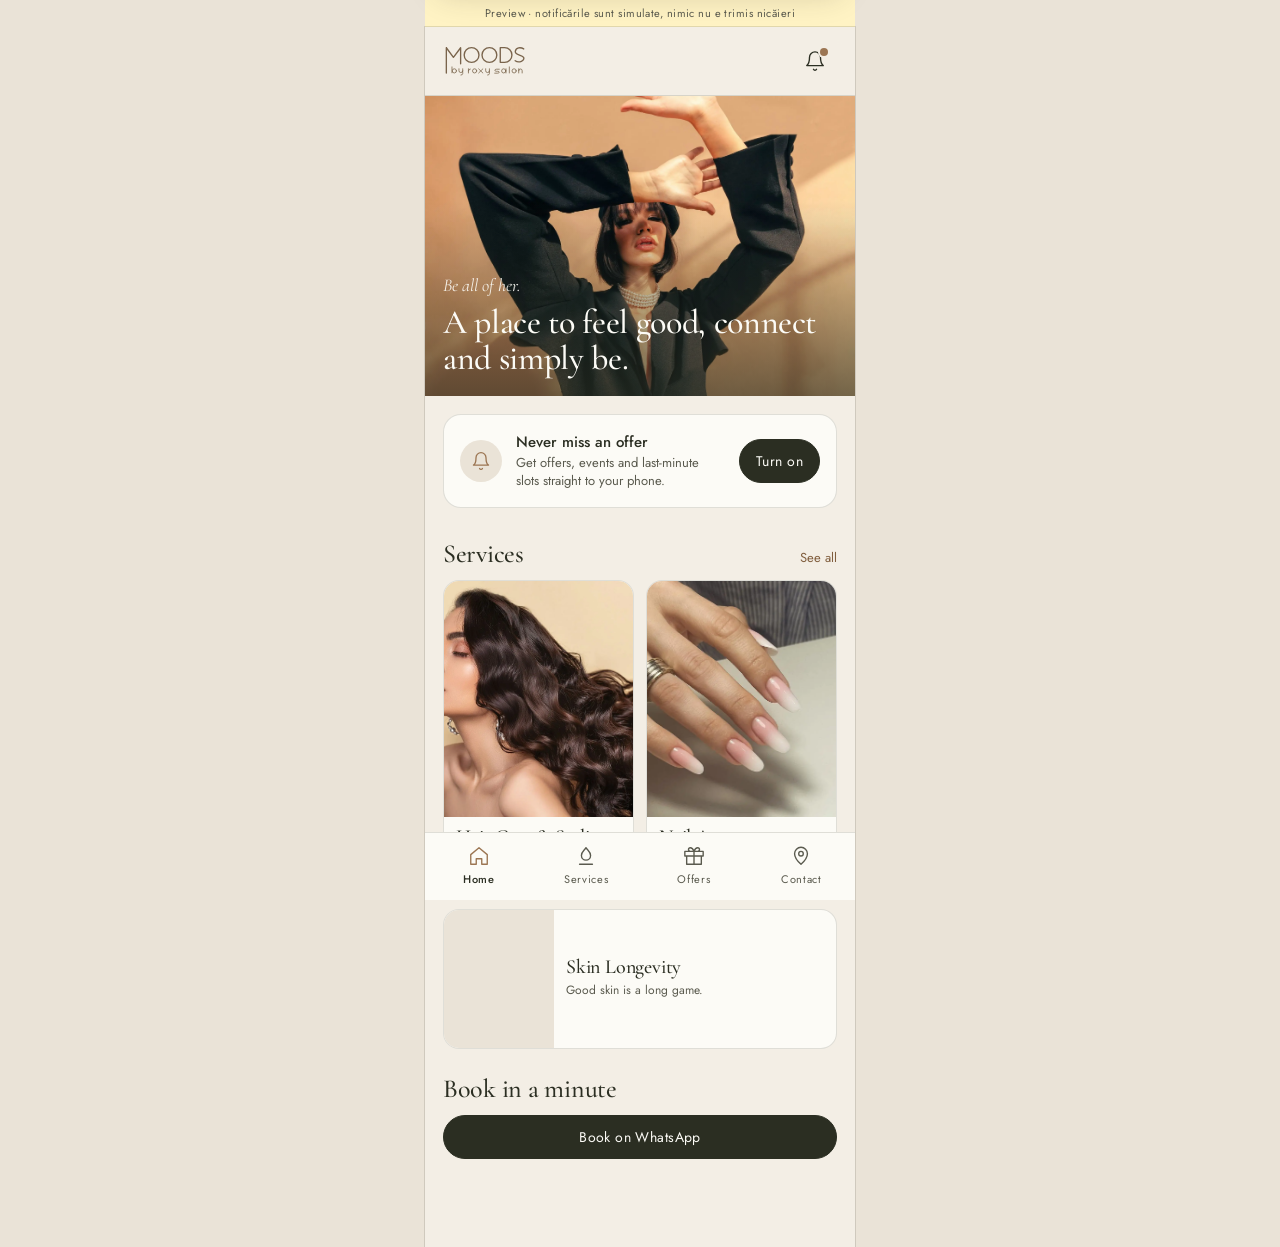
<file: index.html>
<!doctype html>
<html lang="en">
<head>
<meta charset="utf-8">
<meta http-equiv="Content-Security-Policy" content="default-src 'self'; script-src 'self'; style-src 'self'; img-src 'self' data:; font-src 'self'; connect-src 'self'; manifest-src 'self'; worker-src 'self'; object-src 'none'; base-uri 'self'; form-action 'none'">
<meta name="viewport" content="width=device-width, initial-scale=1, viewport-fit=cover">
<title>MOODS by Roxy — App (preview)</title>
<meta name="description" content="MOODS by Roxy Salon: hair care & styling, nail art and skin longevity. Offers, events and booking on WhatsApp.">
<meta name="theme-color" content="#F3EEE5">
<link rel="manifest" href="manifest.webmanifest">
<link rel="icon" href="logo/moods-icon.svg" type="image/svg+xml">
<link rel="apple-touch-icon" href="apple-touch-icon.png">
<meta name="mobile-web-app-capable" content="yes">
<meta name="apple-mobile-web-app-capable" content="yes">
<meta name="apple-mobile-web-app-title" content="MOODS">
<link rel="stylesheet" href="fonts.css">
<link rel="stylesheet" href="app.css">
</head>
<body>
<div class="preview-note">Preview · notificările sunt simulate, nimic nu e trimis nicăieri</div>
<div class="app">
  <!-- Notificare demonstrativă (simulează un push) -->
  <div class="push" id="push" role="status" aria-live="polite" hidden>
    <img src="icon-192.png" alt="" width="36" height="36">
    <div><b>MOODS by Roxy</b><span id="push-text"></span></div>
    <small>now</small>
  </div>

  <header class="topbar">
    <img class="logo" src="logo/moods-logo-brown-transparent.svg" alt="MOODS by Roxy Salon" width="815" height="325">
    <button class="bell" id="bell" aria-label="Notifications">
      <svg viewBox="0 0 24 24" width="22" height="22" fill="none" stroke="currentColor" stroke-width="1.5" stroke-linecap="round" stroke-linejoin="round"><path d="M6 8a6 6 0 1 1 12 0c0 7 3 9 3 9H3s3-2 3-9"/><path d="M10.3 21a1.9 1.9 0 0 0 3.4 0"/></svg>
      <i class="dot" id="bell-dot"></i>
    </button>
  </header>

  <main id="view" tabindex="-1"></main>

  <nav class="tabbar" aria-label="Main">
    <a href="#home" data-tab="home"><svg viewBox="0 0 24 24"><path d="M3 10.5 12 3l9 7.5V21h-6v-6H9v6H3z"/></svg><span>Home</span></a>
    <a href="#services" data-tab="services"><svg viewBox="0 0 24 24"><path d="M12 3c2 3 5 4.5 5 8.5a5 5 0 0 1-10 0C7 7.5 10 6 12 3z"/><path d="M5 21h14"/></svg><span>Services</span></a>
    <a href="#offers" data-tab="offers"><svg viewBox="0 0 24 24"><path d="M20 12v9H4v-9M2 7h20v5H2zM12 21V7M12 7S10.5 3 8 3a2 2 0 0 0 0 4h4zm0 0s1.5-4 4-4a2 2 0 0 1 0 4h-4z"/></svg><span>Offers</span></a>
    <a href="#contact" data-tab="contact"><svg viewBox="0 0 24 24"><path d="M12 21s-7-6.2-7-11.5a7 7 0 0 1 14 0C19 14.8 12 21 12 21z"/><circle cx="12" cy="9.5" r="2.5"/></svg><span>Contact</span></a>
  </nav>
</div>


<script src="data.js"></script>
<script src="app.js"></script>
</body>
</html>
</file>
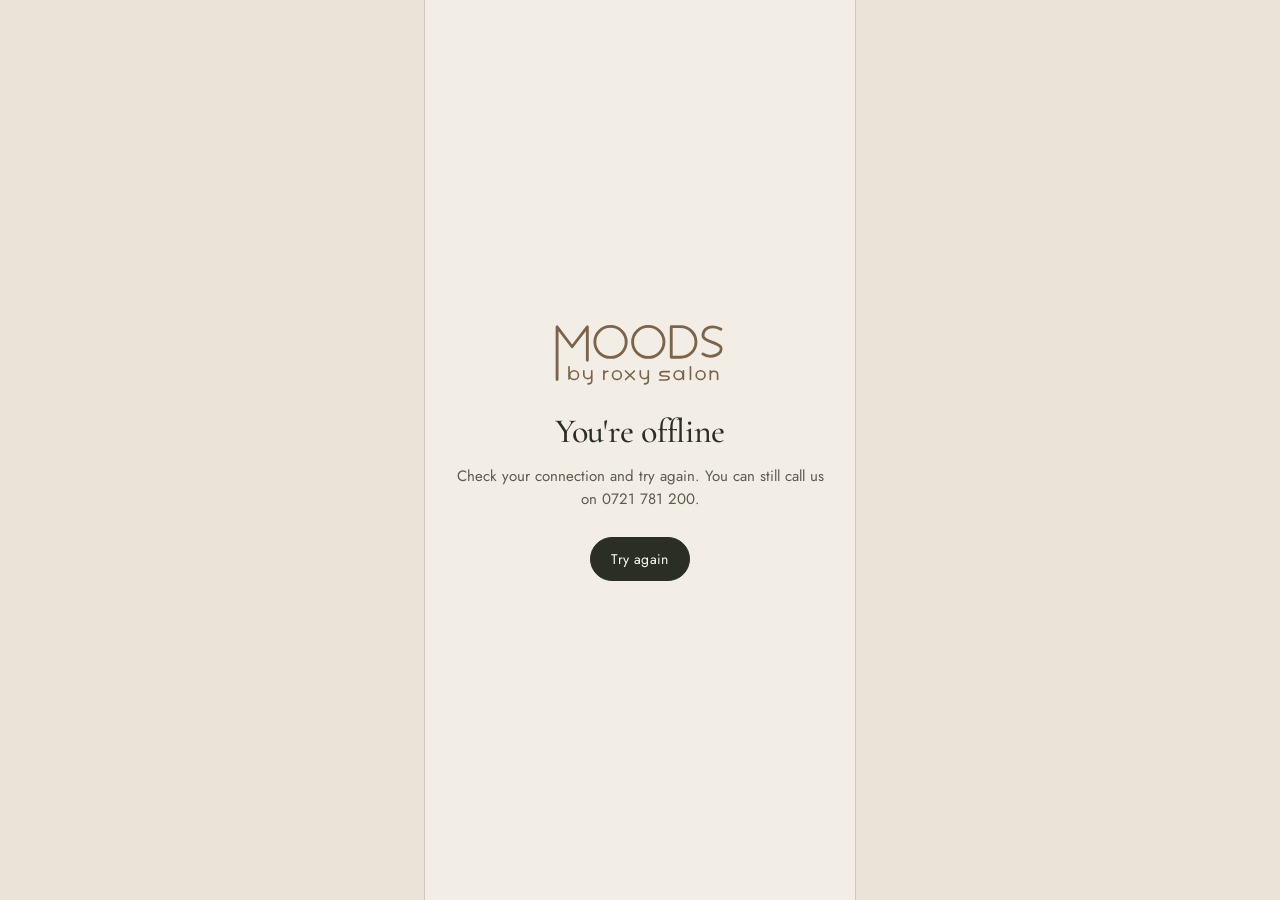
<file: offline.html>
<!doctype html>
<html lang="en">
<head>
<meta charset="utf-8">
<meta http-equiv="Content-Security-Policy" content="default-src 'self'; style-src 'self'; img-src 'self'; font-src 'self'; script-src 'none'; object-src 'none'; base-uri 'self'">
<meta name="viewport" content="width=device-width, initial-scale=1, viewport-fit=cover">
<title>MOODS by Roxy — offline</title>
<meta name="theme-color" content="#F3EEE5">
<link rel="stylesheet" href="fonts.css">
<link rel="stylesheet" href="app.css">
</head>
<body>
<main class="app offline-page">
  <img class="logo" src="logo/moods-logo-brown-transparent.svg" alt="MOODS by Roxy Salon" width="815" height="325">
  <h1>You're offline</h1>
  <p class="muted">Check your connection and try again. You can still call us on 0721 781 200.</p>
  <a class="btn btn-dark" href="./">Try again</a>
</main>
</body>
</html>
</file>
<file: fonts.css>
/* Fonturi găzduite local (Cormorant Garamond, Jost — SIL Open Font License), subseturi latin + latin-ext. */
/* latin-ext */
@font-face {
  font-family: 'Cormorant Garamond';
  font-style: italic;
  font-weight: 400;
  font-display: swap;
  src: url(fonts/cormorant-garamond-italic-latin-ext.woff2) format('woff2');
  unicode-range: U+0100-02BA, U+02BD-02C5, U+02C7-02CC, U+02CE-02D7, U+02DD-02FF, U+0304, U+0308, U+0329, U+1D00-1DBF, U+1E00-1E9F, U+1EF2-1EFF, U+2020, U+20A0-20AB, U+20AD-20C4, U+2113, U+2C60-2C7F, U+A720-A7FF;
}
/* latin */
@font-face {
  font-family: 'Cormorant Garamond';
  font-style: italic;
  font-weight: 400;
  font-display: swap;
  src: url(fonts/cormorant-garamond-italic-latin.woff2) format('woff2');
  unicode-range: U+0000-00FF, U+0131, U+0152-0153, U+02BB-02BC, U+02C6, U+02DA, U+02DC, U+0304, U+0308, U+0329, U+2000-206F, U+20AC, U+2122, U+2191, U+2193, U+2212, U+2215, U+FEFF, U+FFFD;
}
/* latin-ext */
@font-face {
  font-family: 'Cormorant Garamond';
  font-style: normal;
  font-weight: 400;
  font-display: swap;
  src: url(fonts/cormorant-garamond-normal-latin-ext.woff2) format('woff2');
  unicode-range: U+0100-02BA, U+02BD-02C5, U+02C7-02CC, U+02CE-02D7, U+02DD-02FF, U+0304, U+0308, U+0329, U+1D00-1DBF, U+1E00-1E9F, U+1EF2-1EFF, U+2020, U+20A0-20AB, U+20AD-20C4, U+2113, U+2C60-2C7F, U+A720-A7FF;
}
/* latin */
@font-face {
  font-family: 'Cormorant Garamond';
  font-style: normal;
  font-weight: 400;
  font-display: swap;
  src: url(fonts/cormorant-garamond-normal-latin.woff2) format('woff2');
  unicode-range: U+0000-00FF, U+0131, U+0152-0153, U+02BB-02BC, U+02C6, U+02DA, U+02DC, U+0304, U+0308, U+0329, U+2000-206F, U+20AC, U+2122, U+2191, U+2193, U+2212, U+2215, U+FEFF, U+FFFD;
}
/* latin-ext */
@font-face {
  font-family: 'Cormorant Garamond';
  font-style: normal;
  font-weight: 500;
  font-display: swap;
  src: url(fonts/cormorant-garamond-normal-latin-ext.woff2) format('woff2');
  unicode-range: U+0100-02BA, U+02BD-02C5, U+02C7-02CC, U+02CE-02D7, U+02DD-02FF, U+0304, U+0308, U+0329, U+1D00-1DBF, U+1E00-1E9F, U+1EF2-1EFF, U+2020, U+20A0-20AB, U+20AD-20C4, U+2113, U+2C60-2C7F, U+A720-A7FF;
}
/* latin */
@font-face {
  font-family: 'Cormorant Garamond';
  font-style: normal;
  font-weight: 500;
  font-display: swap;
  src: url(fonts/cormorant-garamond-normal-latin.woff2) format('woff2');
  unicode-range: U+0000-00FF, U+0131, U+0152-0153, U+02BB-02BC, U+02C6, U+02DA, U+02DC, U+0304, U+0308, U+0329, U+2000-206F, U+20AC, U+2122, U+2191, U+2193, U+2212, U+2215, U+FEFF, U+FFFD;
}
/* latin-ext */
@font-face {
  font-family: 'Cormorant Garamond';
  font-style: normal;
  font-weight: 600;
  font-display: swap;
  src: url(fonts/cormorant-garamond-normal-latin-ext.woff2) format('woff2');
  unicode-range: U+0100-02BA, U+02BD-02C5, U+02C7-02CC, U+02CE-02D7, U+02DD-02FF, U+0304, U+0308, U+0329, U+1D00-1DBF, U+1E00-1E9F, U+1EF2-1EFF, U+2020, U+20A0-20AB, U+20AD-20C4, U+2113, U+2C60-2C7F, U+A720-A7FF;
}
/* latin */
@font-face {
  font-family: 'Cormorant Garamond';
  font-style: normal;
  font-weight: 600;
  font-display: swap;
  src: url(fonts/cormorant-garamond-normal-latin.woff2) format('woff2');
  unicode-range: U+0000-00FF, U+0131, U+0152-0153, U+02BB-02BC, U+02C6, U+02DA, U+02DC, U+0304, U+0308, U+0329, U+2000-206F, U+20AC, U+2122, U+2191, U+2193, U+2212, U+2215, U+FEFF, U+FFFD;
}
/* latin-ext */
@font-face {
  font-family: 'Jost';
  font-style: normal;
  font-weight: 300;
  font-display: swap;
  src: url(fonts/jost-normal-latin-ext.woff2) format('woff2');
  unicode-range: U+0100-02BA, U+02BD-02C5, U+02C7-02CC, U+02CE-02D7, U+02DD-02FF, U+0304, U+0308, U+0329, U+1D00-1DBF, U+1E00-1E9F, U+1EF2-1EFF, U+2020, U+20A0-20AB, U+20AD-20C4, U+2113, U+2C60-2C7F, U+A720-A7FF;
}
/* latin */
@font-face {
  font-family: 'Jost';
  font-style: normal;
  font-weight: 300;
  font-display: swap;
  src: url(fonts/jost-normal-latin.woff2) format('woff2');
  unicode-range: U+0000-00FF, U+0131, U+0152-0153, U+02BB-02BC, U+02C6, U+02DA, U+02DC, U+0304, U+0308, U+0329, U+2000-206F, U+20AC, U+2122, U+2191, U+2193, U+2212, U+2215, U+FEFF, U+FFFD;
}
/* latin-ext */
@font-face {
  font-family: 'Jost';
  font-style: normal;
  font-weight: 400;
  font-display: swap;
  src: url(fonts/jost-normal-latin-ext.woff2) format('woff2');
  unicode-range: U+0100-02BA, U+02BD-02C5, U+02C7-02CC, U+02CE-02D7, U+02DD-02FF, U+0304, U+0308, U+0329, U+1D00-1DBF, U+1E00-1E9F, U+1EF2-1EFF, U+2020, U+20A0-20AB, U+20AD-20C4, U+2113, U+2C60-2C7F, U+A720-A7FF;
}
/* latin */
@font-face {
  font-family: 'Jost';
  font-style: normal;
  font-weight: 400;
  font-display: swap;
  src: url(fonts/jost-normal-latin.woff2) format('woff2');
  unicode-range: U+0000-00FF, U+0131, U+0152-0153, U+02BB-02BC, U+02C6, U+02DA, U+02DC, U+0304, U+0308, U+0329, U+2000-206F, U+20AC, U+2122, U+2191, U+2193, U+2212, U+2215, U+FEFF, U+FFFD;
}
/* latin-ext */
@font-face {
  font-family: 'Jost';
  font-style: normal;
  font-weight: 500;
  font-display: swap;
  src: url(fonts/jost-normal-latin-ext.woff2) format('woff2');
  unicode-range: U+0100-02BA, U+02BD-02C5, U+02C7-02CC, U+02CE-02D7, U+02DD-02FF, U+0304, U+0308, U+0329, U+1D00-1DBF, U+1E00-1E9F, U+1EF2-1EFF, U+2020, U+20A0-20AB, U+20AD-20C4, U+2113, U+2C60-2C7F, U+A720-A7FF;
}
/* latin */
@font-face {
  font-family: 'Jost';
  font-style: normal;
  font-weight: 500;
  font-display: swap;
  src: url(fonts/jost-normal-latin.woff2) format('woff2');
  unicode-range: U+0000-00FF, U+0131, U+0152-0153, U+02BB-02BC, U+02C6, U+02DA, U+02DC, U+0304, U+0308, U+0329, U+2000-206F, U+20AC, U+2122, U+2191, U+2193, U+2212, U+2215, U+FEFF, U+FFFD;
}
</file>
<file: app.css>
/* MOODS by Roxy — app preview. Tokens luate din site/assets/style.css */
:root {
  --cream: #F3EEE5; --cream-2: #EAE3D7; --paper: #FCFBF6;
  --ink: #2B2E22; --ink-soft: #5A5A4E;
  --sand: #D8BC98; --taupe: #B49E86; --clay: #9C7653; --clay-text: #805E3E;
  --moss: #59614A; --line: rgba(43, 46, 34, .14);
  --serif: "Cormorant Garamond", Georgia, serif;
  --sans: "Jost", system-ui, sans-serif;
  --tabbar: 68px;
}
*, *::before, *::after { box-sizing: border-box; }
html, body { margin: 0; }
body {
  background: var(--cream-2); color: var(--ink);
  font: 400 15px/1.55 var(--sans); -webkit-font-smoothing: antialiased;
}
img { display: block; max-width: 100%; }
a { color: inherit; text-decoration: none; }
button { font: inherit; color: inherit; }
h1, h2, h3 { font-family: var(--serif); font-weight: 500; line-height: 1.08; margin: 0; letter-spacing: -.01em; }
p { margin: 0 0 .8em; }

/* Cadrul aplicației: telefon pe mobil, coloană centrată pe desktop */
.app {
  position: relative; max-width: 430px; min-height: 100svh; margin: 0 auto;
  background: var(--cream); padding-bottom: calc(var(--tabbar) + env(safe-area-inset-bottom));
  box-shadow: 0 0 0 1px var(--line);
}
.preview-note {
  max-width: 430px; margin: 0 auto; text-align: center;
  font-size: 11px; letter-spacing: .04em; color: var(--ink-soft);
  background: #fff3c4; padding: 5px 10px;
}

/* Bara de sus */
.topbar {
  position: sticky; top: 0; z-index: 10;
  display: flex; align-items: center; justify-content: space-between;
  padding: calc(12px + env(safe-area-inset-top)) 18px 12px;
  background: rgba(243, 238, 229, .94); -webkit-backdrop-filter: blur(8px); backdrop-filter: blur(8px);
  border-bottom: 1px solid var(--line);
}
.topbar .logo { height: 34px; width: auto; }
.bell { position: relative; display: grid; place-items: center; width: 44px; height: 44px; background: none; border: 0; padding: 0; cursor: pointer; border-radius: 50%; }
.bell:hover { background: var(--cream-2); }
.bell .dot { position: absolute; top: 9px; right: 9px; width: 8px; height: 8px; border-radius: 50%; background: var(--clay); box-shadow: 0 0 0 2px var(--cream); }
.bell .dot[hidden] { display: none; }

/* Bara de jos */
.tabbar {
  position: fixed; bottom: 0; left: 50%; transform: translateX(-50%);
  width: 100%; max-width: 430px; z-index: 10;
  display: grid; grid-template-columns: repeat(4, 1fr);
  height: calc(var(--tabbar) + env(safe-area-inset-bottom)); padding-bottom: env(safe-area-inset-bottom);
  background: var(--paper); border-top: 1px solid var(--line);
}
.tabbar a { display: flex; flex-direction: column; align-items: center; justify-content: center; gap: 4px; font-size: 11px; letter-spacing: .06em; color: var(--ink-soft); }
.tabbar svg { width: 22px; height: 22px; fill: none; stroke: currentColor; stroke-width: 1.5; stroke-linecap: round; stroke-linejoin: round; }
.tabbar a.on { color: var(--ink); }
.tabbar a.on span { font-weight: 500; }
.tabbar a.on svg { stroke: var(--clay); }

/* Conținut */
#view { outline: none; }
.pad { padding: 20px 18px; }
.eyebrow { font: 500 11px/1 var(--sans); letter-spacing: .26em; text-transform: uppercase; color: var(--clay-text); display: block; margin-bottom: 10px; }
.section-h { display: flex; align-items: baseline; justify-content: space-between; margin: 26px 0 12px; }
.section-h h2 { font-size: 26px; }
.section-h a { font-size: 13px; color: var(--clay-text); }
.muted { color: var(--ink-soft); }

/* Hero acasă */
.hero { position: relative; height: 300px; overflow: hidden; color: var(--paper); }
.hero img { width: 100%; height: 100%; object-fit: cover; object-position: center 25%; }
.hero::after { content: ""; position: absolute; inset: 0; background: linear-gradient(180deg, rgba(43,46,34,0) 35%, rgba(43,46,34,.65)); }
.hero .txt { position: absolute; left: 18px; right: 18px; bottom: 18px; z-index: 1; }
.hero .txt span { font: italic 400 18px/1 var(--serif); opacity: .9; }
.hero h1 { font-size: 34px; margin-top: 6px; }

/* Card notificări */
.notify-card {
  display: flex; gap: 14px; align-items: center; margin: 18px 18px 0;
  padding: 16px; border-radius: 18px; background: var(--paper); border: 1px solid var(--line);
}
.notify-card .ic { flex: none; width: 42px; height: 42px; border-radius: 50%; display: grid; place-items: center; background: var(--cream-2); color: var(--clay); }
.notify-card b { display: block; font-weight: 500; }
.notify-card small { color: var(--ink-soft); font-size: 13px; line-height: 1.4; display: block; }
.notify-card.on .ic { background: var(--moss); color: var(--paper); }

.btn {
  display: inline-flex; align-items: center; justify-content: center; gap: 8px;
  font: 400 14px/1 var(--sans); letter-spacing: .03em;
  min-height: 44px; padding: 13px 20px; border-radius: 999px; border: 1px solid var(--ink); text-align: center;
  background: transparent; cursor: pointer;
}
.btn-dark { background: var(--ink); color: var(--paper); }
.btn-clay { background: var(--clay); border-color: var(--clay); color: var(--paper); }
.btn-light { background: var(--paper); border-color: var(--paper); color: var(--ink); }
.btn-sm { min-height: 44px; padding: 10px 16px; font-size: 14px; }
.btn-block { width: 100%; }

/* Card ofertă Black Friday */
.offer {
  position: relative; display: block; border-radius: 20px; overflow: hidden; color: var(--paper);
  background: #2a2118;
}
.offer img.bg { position: absolute; inset: 0; width: 100%; height: 100%; object-fit: cover; opacity: .55; }
.offer .in { position: relative; padding: 20px; }
.offer .tag { display: inline-block; font-size: 10px; letter-spacing: .22em; text-transform: uppercase; background: var(--paper); color: var(--ink); padding: 5px 9px; border-radius: 999px; }
.offer h3 { font-size: 28px; margin: 12px 0 6px; }
.offer p { font-size: 14px; opacity: .92; }
.countdown { display: flex; gap: 8px; margin: 12px 0 16px; }
.countdown div { min-width: 54px; text-align: center; padding: 8px 4px; border-radius: 12px; background: rgba(252,251,246,.18); }
.countdown b { display: block; font: 500 22px/1 var(--serif); }
.countdown small { font-size: 10px; letter-spacing: .1em; text-transform: uppercase; opacity: .8; }

/* Carduri servicii */
.svc-grid { display: grid; grid-template-columns: 1fr 1fr; gap: 12px; }
.svc { display: block; border-radius: 16px; overflow: hidden; background: var(--paper); border: 1px solid var(--line); }
.svc .ph { aspect-ratio: 4/5; overflow: hidden; background: var(--cream-2); }
.svc .ph img { width: 100%; height: 100%; object-fit: cover; }
.svc .t { padding: 10px 12px 12px; }
.svc h3 { font-size: 20px; }
.svc small { color: var(--ink-soft); font-size: 12px; line-height: 1.35; display: block; margin-top: 3px; }
.svc.wide { grid-column: 1 / -1; display: grid; grid-template-columns: 110px 1fr; align-items: center; }
.svc.wide .ph { aspect-ratio: auto; height: 100%; min-height: 110px; }
.svc.dark { background: var(--ink); color: var(--paper); border-color: var(--ink); }
.svc.dark small { color: rgba(252,251,246,.75); }

/* Ecran serviciu */
.back { display: inline-flex; align-items: center; gap: 6px; min-height: 44px; font-size: 14px; color: var(--ink-soft); padding: 8px 18px 0; background: none; border: 0; cursor: pointer; }
.detail-hero { margin: 12px 18px 0; border-radius: 20px; overflow: hidden; aspect-ratio: 4/3; }
.detail-hero img { width: 100%; height: 100%; object-fit: cover; }
.detail-head { padding: 18px 18px 4px; }
.detail-head h1 { font-size: 34px; }
.detail-head .lead { font: italic 400 20px/1.25 var(--serif); color: var(--clay-text); margin: 6px 0 10px; }
.menu-list { list-style: none; margin: 0; padding: 0 18px; }
.menu-list li { padding: 16px 0; border-bottom: 1px solid var(--line); display: grid; grid-template-columns: 1fr auto; gap: 4px 12px; align-items: start; }
.menu-list b { font-weight: 500; font-size: 16px; }
.menu-list p { grid-column: 1; margin: 0; font-size: 13px; color: var(--ink-soft); line-height: 1.45; }
.menu-list .price { font-size: 13px; color: var(--clay-text); white-space: nowrap; }
.menu-list .btn { grid-column: 2; grid-row: 2; align-self: end; }
.tbd { background: #fff3c4; color: #6b5200; padding: 0 4px; border-radius: 4px; }

/* Ecran Black Friday */
.pkg { border-radius: 16px; padding: 16px; background: var(--paper); border: 1px solid var(--line); margin-bottom: 10px; }
.pkg.best { border: 1.5px solid var(--clay); }
.pkg .row { display: flex; justify-content: space-between; align-items: baseline; gap: 10px; }
.pkg h3 { font-size: 22px; }
.pkg .badge { font-size: 10px; letter-spacing: .16em; text-transform: uppercase; color: var(--clay-text); }
.pkg s { color: var(--ink-soft); font-size: 13px; }
.pkg .now { font: 500 28px/1 var(--serif); }
.pkg small { color: var(--ink-soft); font-size: 12px; }
.steps { counter-reset: s; list-style: none; padding: 0; margin: 0; }
.steps li { position: relative; padding: 0 0 14px 44px; }
.steps li::before { counter-increment: s; content: "0" counter(s); position: absolute; left: 0; top: 0; font: 500 22px/1 var(--serif); color: var(--clay); }
.steps b { display: block; font-weight: 500; }
.note { font-size: 12px; color: var(--ink-soft); }

/* Listă oferte & evenimente */
.feed { display: grid; gap: 12px; }
.feed-item { display: grid; grid-template-columns: 64px 1fr; gap: 12px; align-items: center; padding: 12px; border-radius: 16px; background: var(--paper); border: 1px solid var(--line); }
.feed-item .ph { width: 64px; height: 64px; border-radius: 12px; overflow: hidden; background: var(--cream-2); display: grid; place-items: center; color: var(--clay); font: italic 400 22px/1 var(--serif); }
.feed-item .ph img { width: 100%; height: 100%; object-fit: cover; }
.feed-item b { display: block; font-weight: 500; }
.feed-item small { color: var(--ink-soft); font-size: 12px; display: block; }
.feed-item .when { font-size: 11px; letter-spacing: .12em; text-transform: uppercase; color: var(--clay-text); }
.feed-item.soon { opacity: .7; border-style: dashed; }

/* Contact */
.contact-list { list-style: none; margin: 0; padding: 0; border-radius: 16px; background: var(--paper); border: 1px solid var(--line); overflow: hidden; }
.contact-list li + li { border-top: 1px solid var(--line); }
.contact-list a, .contact-list div { display: flex; justify-content: space-between; gap: 12px; padding: 15px 16px; }
.contact-list span { color: var(--ink-soft); font-size: 13px; }
.hours { display: grid; grid-template-columns: 1fr auto; gap: 6px; font-size: 14px; }
.install { margin-top: 18px; padding: 16px; border-radius: 16px; background: var(--cream-2); font-size: 13px; }
.install b { display: block; font-weight: 500; font-size: 14px; margin-bottom: 4px; }

/* Notificare simulată */
.push {
  position: fixed; top: 10px; left: 50%; transform: translate(-50%, -140%);
  width: calc(100% - 20px); max-width: 410px; z-index: 50;
  display: grid; grid-template-columns: 36px 1fr auto; gap: 10px; align-items: center;
  padding: 12px 14px; border-radius: 18px;
  background: rgba(252, 251, 246, .97); box-shadow: 0 10px 30px rgba(43,46,34,.18);
  transition: transform .45s cubic-bezier(.2,.9,.3,1.2);
}
.push.show { transform: translate(-50%, 0); }
.push img { border-radius: 9px; }
.push b { display: block; font-weight: 500; font-size: 13px; }
.push span { display: block; font-size: 13px; line-height: 1.35; }
.push small { align-self: start; font-size: 11px; color: var(--ink-soft); }

@media (prefers-reduced-motion: reduce) { .push { transition: none; } }

/* Utilitare (în loc de stiluri scrise în cod — necesar pentru CSP) */
.grow { flex: 1; min-width: 0; }
.block { display: block; }
.right { text-align: right; }
.page-title { font-size: 34px; }
.mx { margin-left: 18px; margin-right: 18px; }
.mt-6 { margin-top: 6px; } .mt-8 { margin-top: 8px; } .mt-12 { margin-top: 12px; }
.mt-16 { margin-top: 16px; } .mt-18 { margin-top: 18px; }
.pt-0 { padding-top: 6px; } .pt-12 { padding-top: 12px; } .pb-0 { padding-bottom: 0; }
.notify-card.mt-16, .notify-card.mt-18 { margin-left: 0; margin-right: 0; }
.ico { fill: none; stroke: currentColor; stroke-width: 1.6; stroke-linecap: round; stroke-linejoin: round; }
.empty { padding: 22px 16px; border-radius: 16px; border: 1px dashed var(--line); text-align: center; color: var(--ink-soft); }

/* Banner de instalare */
.install-banner {
  display: flex; align-items: center; gap: 12px; margin: 14px 18px 0;
  padding: 10px 6px 10px 12px; border-radius: 16px; background: var(--cream-2);
}
.install-banner img { border-radius: 10px; flex: none; }
.install-banner b { display: block; font-weight: 500; font-size: 14px; }
.install-banner small { display: block; font-size: 12px; color: var(--ink-soft); line-height: 1.35; }
.install-banner .x { flex: none; width: 44px; height: 44px; border: 0; background: none; font-size: 22px; line-height: 1; color: var(--ink-soft); cursor: pointer; border-radius: 50%; }

/* Pagina offline */
.offline-page { display: flex; flex-direction: column; align-items: center; justify-content: center; gap: 14px; padding: 40px 28px; text-align: center; }
.offline-page .logo { width: 180px; height: auto; margin-bottom: 10px; }
.offline-page h1 { font-size: 34px; }
</file>
